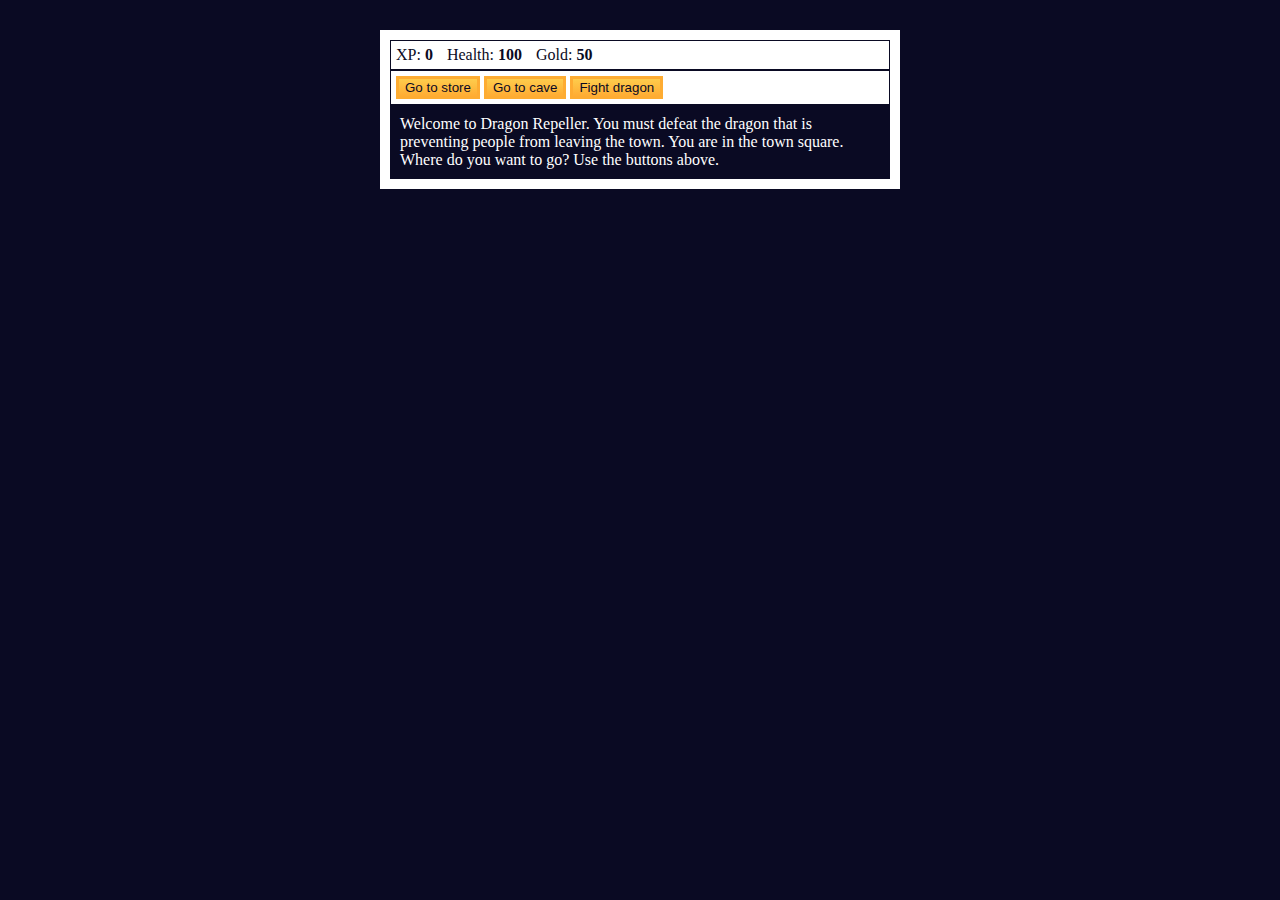
<file: 01_project_RPGDragonRepeller/index.html>
<!DOCTYPE html>
<html lang="en">

<head>

 <meta charset="UTF-8">
 <meta name="viewport" content="width=device-width, initial-scale=1.0">
 <title>RPG - Dragon Repeller</title>
 <link rel="stylesheet" href="style.css">
 <link rel="shortcut icon" href="./img/images.jpg" type="image/x-icon">
</head>

<body class="">
 <div id="game">
  <div id="stats">
   <span class="stat">XP: <strong><span id="xpText">0</strong></span></span>
   <span class="stat">Health: <strong><span id="healthText">100</strong></span></span>
   <span class="stat">Gold: <strong><span id="goldText">50</strong></span></span>
  </div>
  <div id="controls">
   <button id="button1">Go to store</button>
   <button id="button2">Go to cave</button>
   <button id="button3">Fight dragon</button>

  </div>
  <div id="monsterStats">
   <span class="stat">Monster Name: <strong><span id="monsterName"></span></strong></span>
   <span class="stat">Health: <strong><span id="monsterHealth"></span></strong></span>
  </div>
  <div id="text">

   Welcome to Dragon Repeller. You must defeat the dragon that is preventing people from leaving the town. You are in
   the town square. Where do you want to go? Use the buttons above.

  </div>
 </div>
 <script src="app.js"></script>

</body>

</html>
</file>
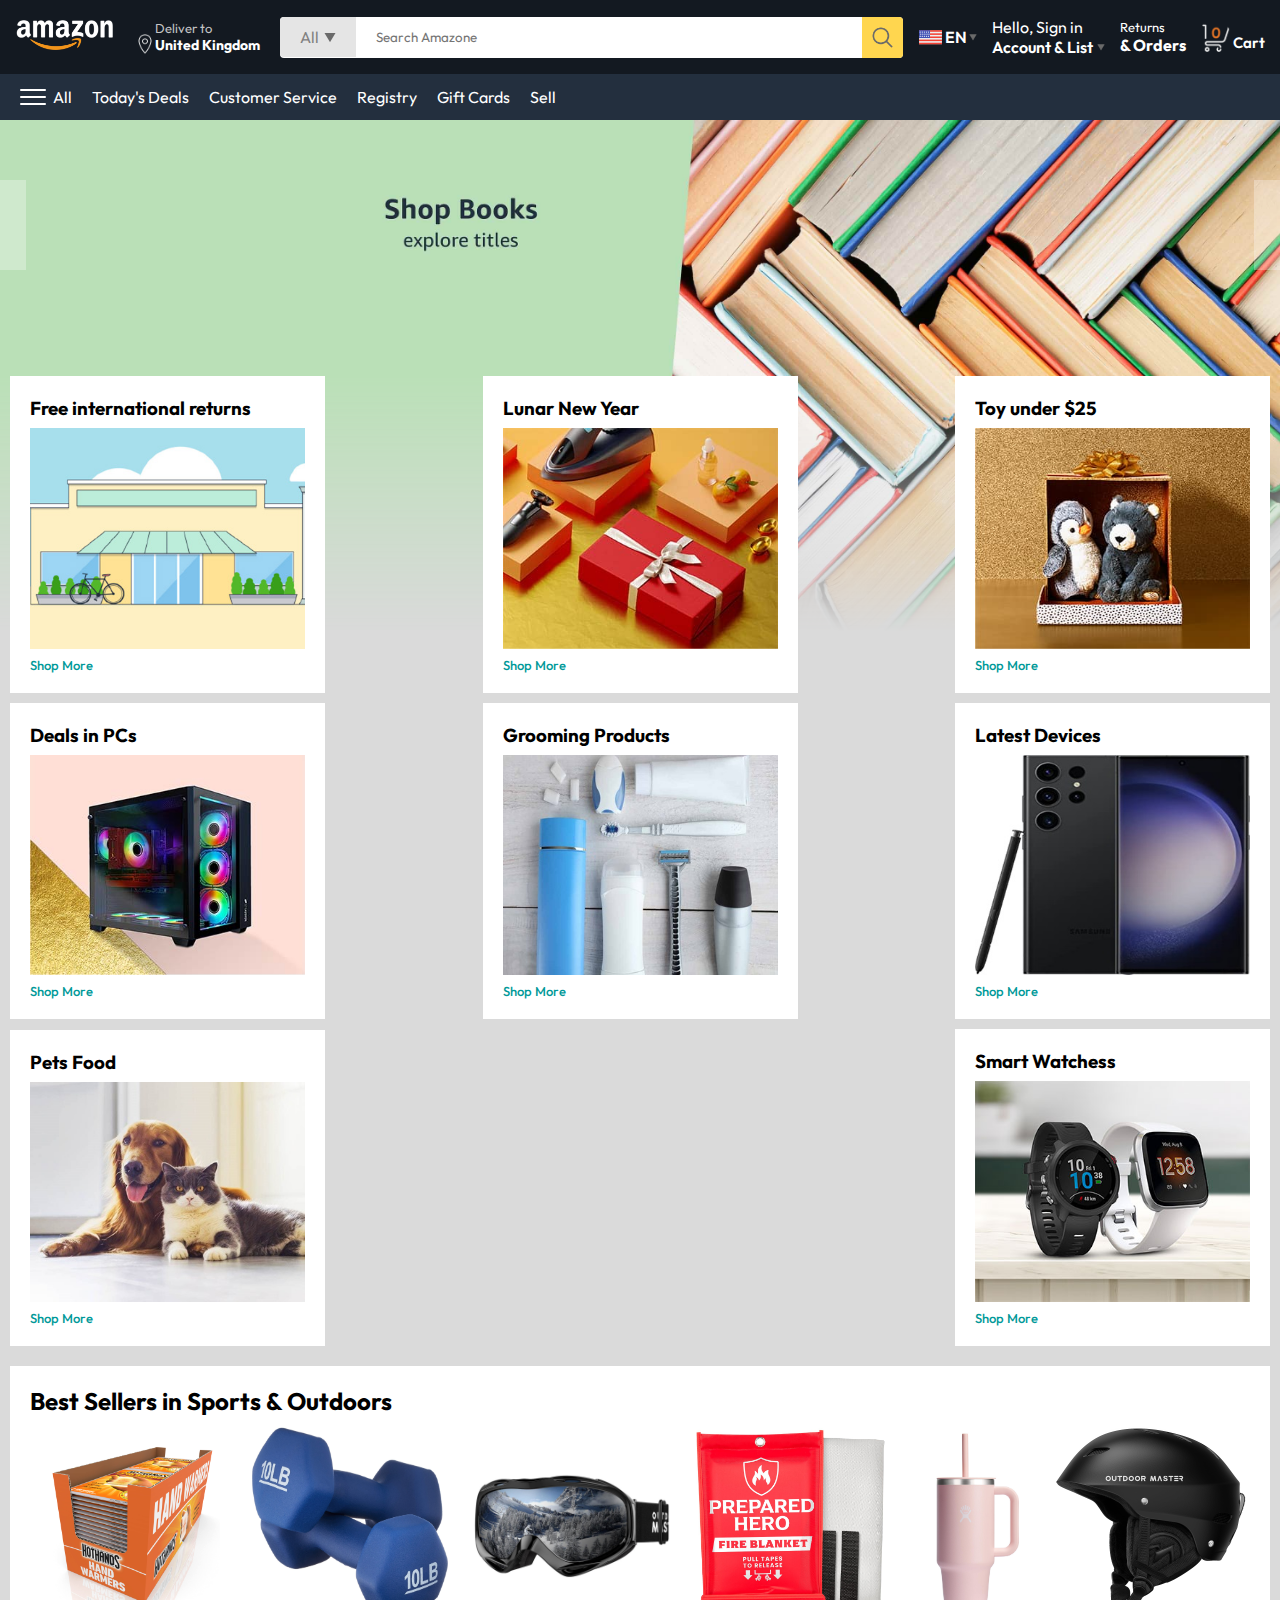
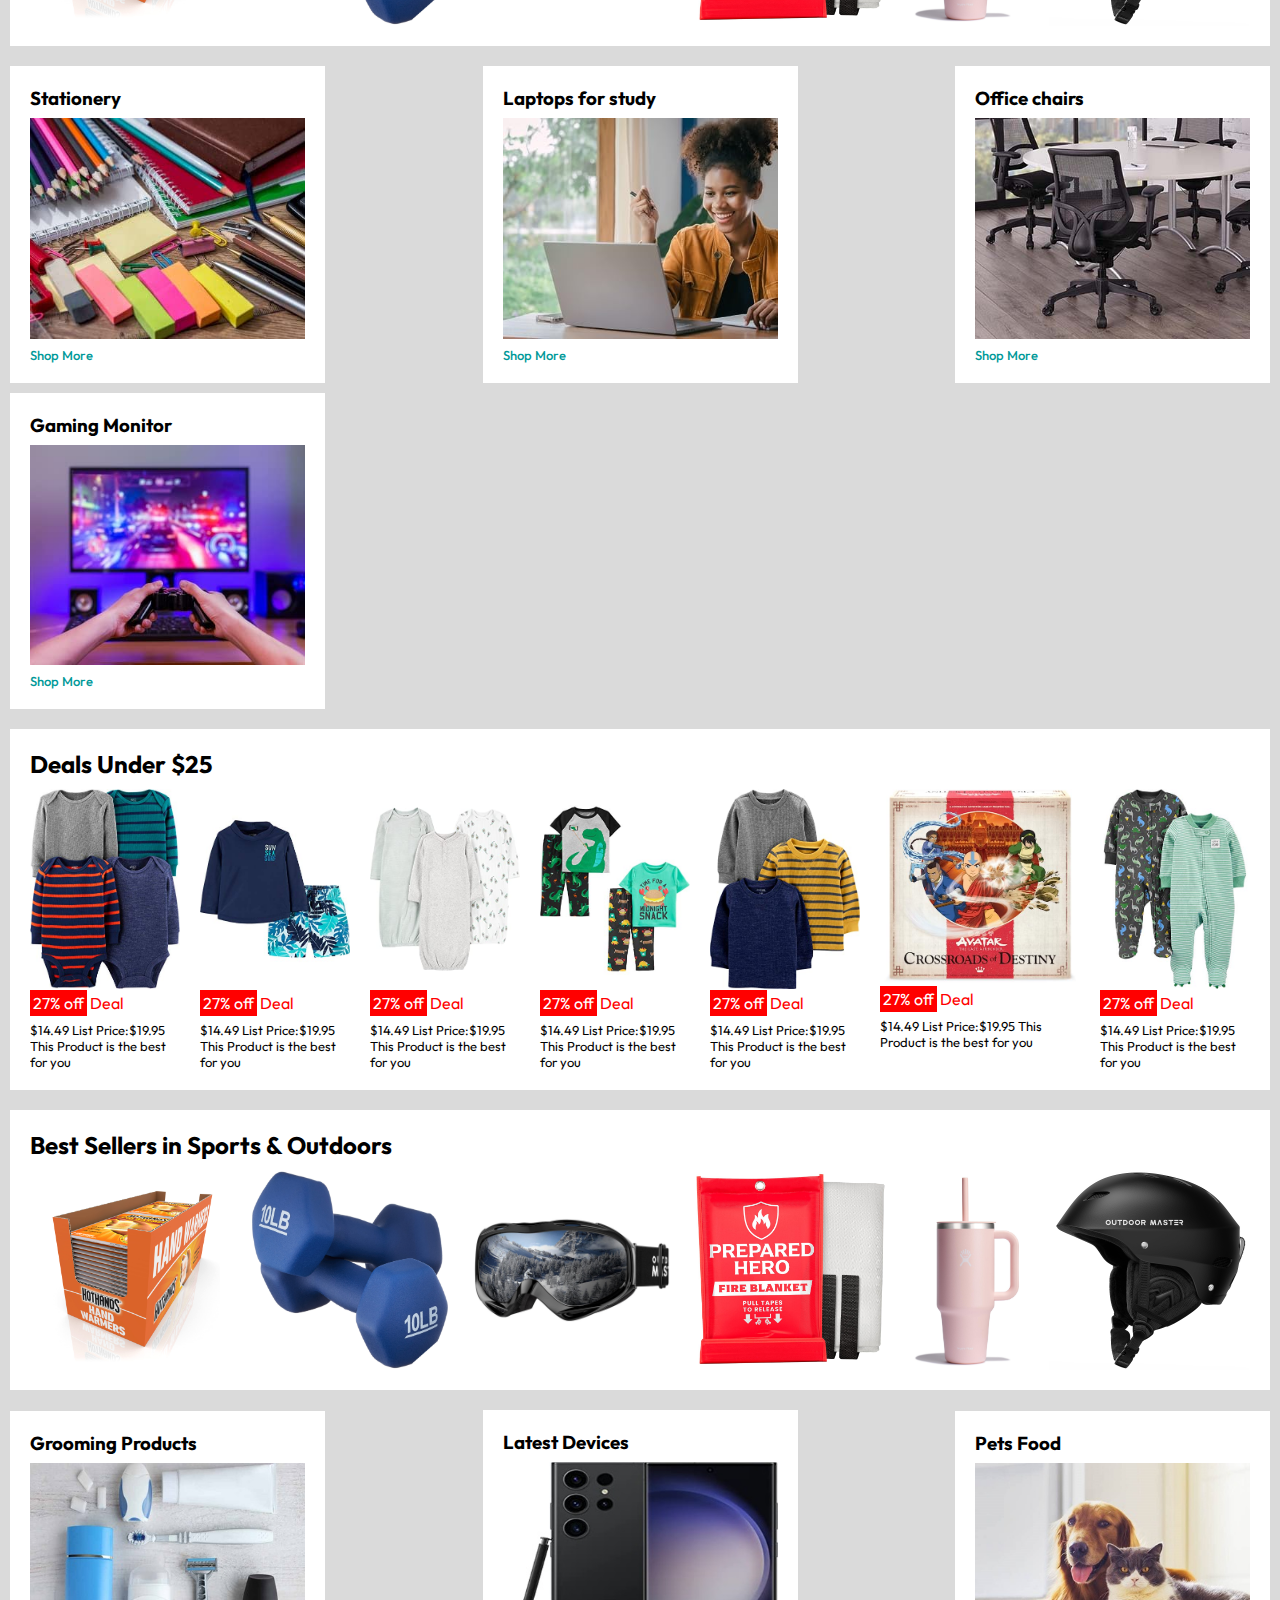
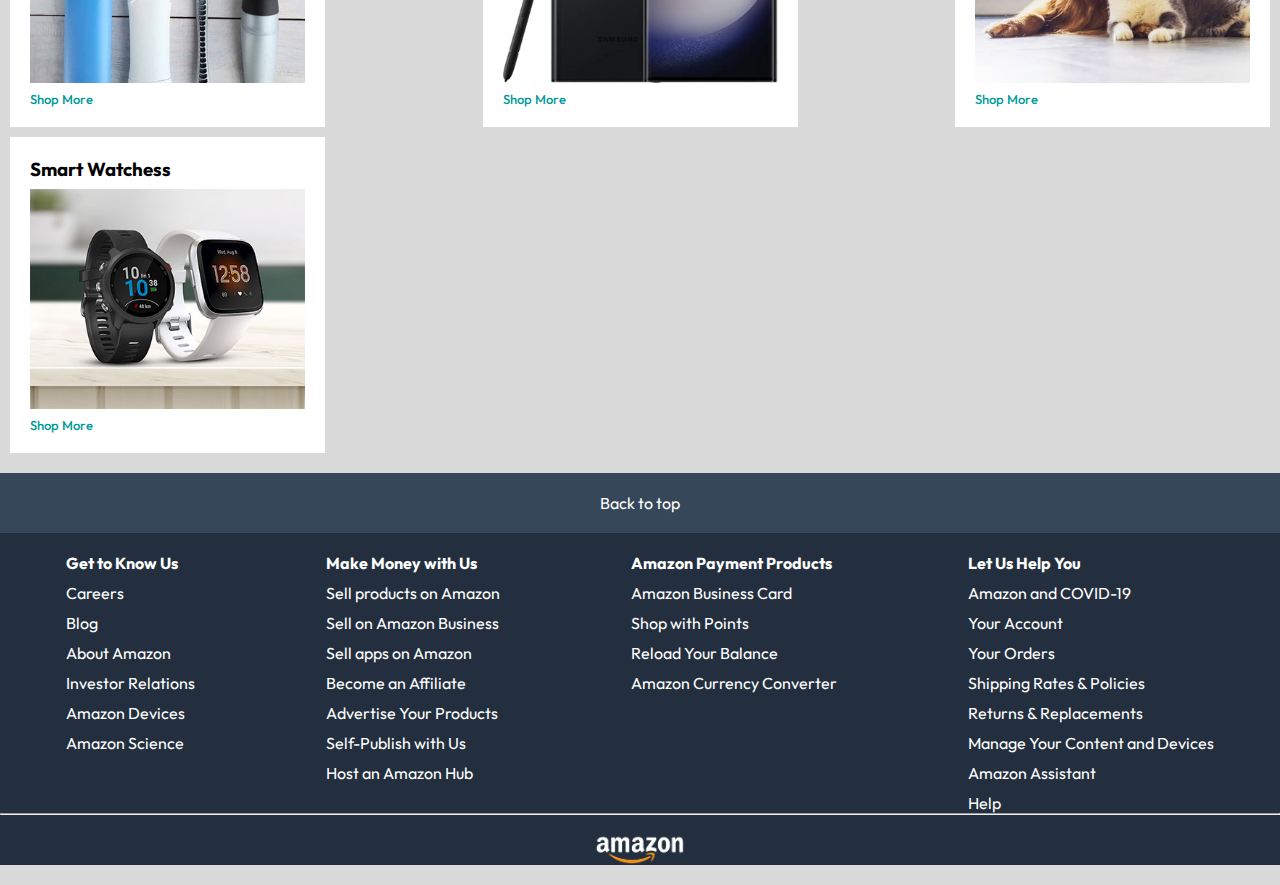
<file: 02_amazone_clone/index.html>
<!DOCTYPE html>
<html lang="en">

<head>
  <meta charset="UTF-8">
  <link rel="shortcut icon"
    href="https://encrypted-tbn0.gstatic.com/images?q=tbn:ANd9GcTSCvxqeCj2pNL95o1Pr5k1FxxJKPk17PZJEw&usqp=CAU"
    type="image/x-icon">
  <meta name="viewport" content="width=device-width, initial-scale=1.0">
  <link rel="stylesheet" href="style.css">
  <title>Amazone Clone</title>
  <link rel="stylesheet" href="https://cdnjs.cloudflare.com/ajax/libs/font-awesome/6.5.1/css/all.min.css"
    integrity="sha512-DTOQO9RWCH3ppGqcWaEA1BIZOC6xxalwEsw9c2QQeAIftl+Vegovlnee1c9QX4TctnWMn13TZye+giMm8e2LwA=="
    crossorigin="anonymous" referrerpolicy="no-referrer" />
</head>

<body>
  <nav>
    <a href="/">
      <img src="./assets/amazon_logo.png" width="100" alt="" class="amazone-logo">
    </a>
    <div class="nav-country">
      <img src="./assets/location_icon.png" height="20" alt="">

      <div>
        <p>Deliver to</p>
        <h1>United Kingdom</h1>
      </div>

    </div>
    <div class="nav-search">

      <div class="nav-search-category">
        <p>All</p>
        <img src="./assets/dropdown_icon.png" height="12" alt="">
      </div>

      <input type="text" class="nav-search-input" placeholder="Search Amazone">
      <img src="./assets/search_icon.png" height="" class="nav-search-icon" alt="">

    </div>
    <div class="nav-language">
      <img src="./assets/us_flag.png" width="25px" alt="">
      <p>EN</p>
      <img src="./assets/dropdown_icon.png" width="8px" alt="">
    </div>
    <div class="nav-sign-in">
      <p>Hello, <a>Sign in</a></p>
      <div class="nav-sign-account">
        <p>Account & List</p>
        <img src="./assets/dropdown_icon.png" width="8px" alt="">
      </div>
    </div>

    <div class="nav-return">
      <p>Returns</p>
      <h4>& Orders</h4>
    </div>
    <div class="nav-cart">
      <img src="./assets/cart_icon.png" width="30" alt="">
      <p>Cart</p>
    </div>
  </nav>

  <div class="nav-mobile-main">

    <div class="nav-mobile">

      <div class="nav-logo">
        <img src="./assets/menu_icon.png" alt="" width="30">
        <img src="./assets/amazon_logo.png" width="50" alt="">
      </div>

      <div class="nav-sign-in">
        <!-- <p>Sign in</p> -->
        <p>Sign in</p>
        <img src="./assets/right-icon.png" width="15" alt="">

        <div class="user">
          <img src="./assets/user-img.png" alt="" class="" width="50">
          <img src="./assets/cart_icon.png" alt="" class="" width="35">
        </div>

      </div>




    </div>

    <div class="nav-search-mobile">


      <input type="text" class="nav-search-input" placeholder="Search Amazone">
      <img src="./assets/search_icon.png" height="" class="nav-search-icon-mobile" alt="">

    </div>


    <div class="nav-delivery-mobile">
      <img src="./assets/location_icon.png" width="30" alt="">
      <p>Deliver to Pakistan</p>
      <img src="./assets/dropdown_icon.png" width="10" alt="">

    </div>

  </div>

  <div class="sub-menu">
    <div class="sub-menu-icon">
      <img src="./assets/menu_icon.png" alt="" width="30">
      <p>All</p>
    </div>
    <p>Today's Deals</p>
    <p>Customer Service</p>
    <p>Registry</p>
    <p>Gift Cards</p>
    <p>Sell</p>
  </div>

  <div class="header-slider">

    <a href="#" class="control-prev"><i class="fa-sharp fa-solid fa-arrow-left"></i></a>
    <a href="#" class="control-next"><i class="fa-solid fa-arrow-right"></i></a>

    <ul>
      <img src="./assets/header1.jpg" class="header-img" alt="">
      <img src="./assets/header2.jpg" class="header-img" alt="">
      <img src="./assets/header3.jpg" class="header-img" alt="">
      <img src="./assets/header4.jpg" class="header-img" alt="">
      <img src="./assets/header5.jpg" class="header-img" alt="">
      <img src="./assets/header6.jpg" class="header-img" alt="">
    </ul>

  </div>


  <div class="container-box header-box">
    <div class="box">
      <h3>Free international returns</h3>
      <img src="./assets/box1-1.jpg" alt="">
      <a href="">Shop More</a>
    </div>
    <div class="box">
      <h3>Lunar New Year</h3>
      <img src="./assets/box1-2.jpg" alt="">
      <a href="">Shop More</a>
    </div>
    <div class="box">
      <h3>Toy under $25</h3>
      <img src="./assets/box1-3.jpg" alt="">
      <a href="">Shop More</a>
    </div>
    <div class="box">
      <h3>Deals in PCs</h3>
      <img src="./assets/box1-4.jpg" alt="">
      <a href="">Shop More</a>
    </div>



    <div class="box">
      <h3>Grooming Products</h3>
      <img src="./assets/box2-1.jpg" alt="">
      <a href="">Shop More</a>
    </div>
    <div class="box">
      <h3>Latest Devices</h3>
      <img src="./assets/box2-2.jpg" alt="">
      <a href="">Shop More</a>
    </div>
    <div class="box">
      <h3>Pets Food</h3>
      <img src="./assets/box2-3.jpg" alt="">
      <a href="">Shop More</a>
    </div>
    <div class="box">
      <h3>Smart Watchess</h3>
      <img src="./assets/box2-4.jpg" alt="">
      <a href="">Shop More</a>
    </div>
  </div>



  <div class="product-slider">
    <h2>Best Sellers in Sports & Outdoors</h2>
    <div class="products">
      <img src="./assets/product1-1.jpg" alt="">
      <img src="./assets/product1-2.jpg" alt="">
      <img src="./assets/product1-3.jpg" alt="">
      <img src="./assets/product1-4.jpg" alt="">
      <img src="./assets/product1-5.jpg" alt="">
      <img src="./assets/product1-6.jpg" alt="">
      <img src="./assets/product1-7.jpg" alt="">
      <img src="./assets/product1-8.jpg" alt="">
      <img src="./assets/product1-9.jpg" alt="">
      <img src="./assets/product1-10.jpg" alt="">
    </div>
  </div>

  <div class="container-box2 header-box">
    <div class="box">
      <h3>Stationery</h3>
      <img src="./assets/box3-1.jpg" alt="">
      <a href="">Shop More</a>
    </div>
    <div class="box">
      <h3>Laptops for study</h3>
      <img src="./assets/box3-2.jpg" alt="">
      <a href="">Shop More</a>
    </div>
    <div class="box">
      <h3>Office chairs</h3>
      <img src="./assets/box3-3.jpg" alt="">
      <a href="">Shop More</a>
    </div>
    <div class="box">
      <h3>Gaming Monitor</h3>
      <img src="./assets/box3-4.jpg" alt="">
      <a href="">Shop More</a>
    </div>



    <!-- <div class="box">
      <h3>Grooming Products</h3>
      <img src="./assets/box2-1.jpg" alt="">
      <a href="">Shop More</a>
    </div>
    <div class="box">
      <h3>Latest Devices</h3>
      <img src="./assets/box2-2.jpg" alt="">
      <a href="">Shop More</a>
    </div>
    <div class="box">
      <h3>Pets Food</h3>
      <img src="./assets/box2-3.jpg" alt="">
      <a href="">Shop More</a>
    </div>
    <div class="box">
      <h3>Smart Watchess</h3>
      <img src="./assets/box2-4.jpg" alt="">
      <a href="">Shop More</a>
    </div> -->
  </div>



  <div class="product-slider">
    <h2>Deals Under $25</h2>
    <div class="products">

      <div>
        <img src="./assets/product2-1.jpg" alt="">
        <span class="discount-text">27% off</span>
        <span class="deal">Deal</span>
        <p class="deal-text">$14.49 List Price:$19.95 This Product is the best for you</p>
      </div>

      <div>
        <img src="./assets/product2-2.jpg" alt="">
        <span class="discount-text">27% off</span>
        <span class="deal">Deal</span>
        <p class="deal-text">$14.49 List Price:$19.95 This Product is the best for you</p>
      </div>
      <div>
        <img src="./assets/product2-3.jpg" alt="">
        <span class="discount-text">27% off</span>
        <span class="deal">Deal</span>
        <p class="deal-text">$14.49 List Price:$19.95 This Product is the best for you</p>
      </div>
      <div>
        <img src="./assets/product2-4.jpg" alt="">
        <span class="discount-text">27% off</span>
        <span class="deal">Deal</span>
        <p class="deal-text">$14.49 List Price:$19.95 This Product is the best for you</p>
      </div>
      <div>
        <img src="./assets/product2-5.jpg" alt="">
        <span class="discount-text">27% off</span>
        <span class="deal">Deal</span>
        <p class="deal-text">$14.49 List Price:$19.95 This Product is the best for you</p>
      </div>
      <div>
        <img src="./assets/product2-6.jpg" alt="">
        <span class="discount-text">27% off</span>
        <span class="deal">Deal</span>
        <p class="deal-text">$14.49 List Price:$19.95 This Product is the best for you</p>
      </div>
      <div>
        <img src="./assets/product2-7.jpg" alt="">
        <span class="discount-text">27% off</span>
        <span class="deal">Deal</span>
        <p class="deal-text">$14.49 List Price:$19.95 This Product is the best for you</p>
      </div>
      <div>
        <img src="./assets/product2-8.jpg" alt="">
        <span class="discount-text">27% off</span>
        <span class="deal">Deal</span>
        <p class="deal-text">$14.49 List Price:$19.95 This Product is the best for you</p>
      </div>
      <div>

        <img src="./assets/product2-9.jpg" alt="">
        <span class="discount-text">27% off</span>
        <span class="deal">Deal</span>
        <p class="deal-text">$14.49 List Price:$19.95 This Product is the best for you</p>
      </div>
      <div>

        <img src="./assets/product2-10.jpg" alt="">
        <span class="discount-text">27% off</span>
        <span class="deal">Deal</span>
        <p class="deal-text">$14.49 List Price:$19.95 This Product is the best for you</p>
      </div>
      <div>


        <img src="./assets/product2-11.jpg" alt="">
        <span class="discount-text">27% off</span>
        <span class="deal">Deal</span>
        <p class="deal-text">$14.49 List Price:$19.95 This Product is the best for you</p>
      </div>
      <div>
        <img src="./assets/product2-12.jpg" alt="">
        <span class="discount-text">27% off</span>
        <span class="deal">Deal</span>
        <p class="deal-text">$14.49 List Price:$19.95 This Product is the best for you</p>
      </div>

    </div>
  </div>

  <div class="product-slider">
    <h2>Best Sellers in Sports & Outdoors</h2>
    <div class="products">
      <img src="./assets/product1-1.jpg" alt="">
      <img src="./assets/product1-2.jpg" alt="">
      <img src="./assets/product1-3.jpg" alt="">
      <img src="./assets/product1-4.jpg" alt="">
      <img src="./assets/product1-5.jpg" alt="">
      <img src="./assets/product1-6.jpg" alt="">
      <img src="./assets/product1-7.jpg" alt="">
      <img src="./assets/product1-8.jpg" alt="">
      <img src="./assets/product1-9.jpg" alt="">
      <img src="./assets/product1-10.jpg" alt="">
    </div>
  </div>


  <div class="container-box2 header-box">



    <div class="box">
      <h3>Grooming Products</h3>
      <img src="./assets/box2-1.jpg" alt="">
      <a href="">Shop More</a>
    </div>
    <div class="box">
      <h3>Latest Devices</h3>
      <img src="./assets/box2-2.jpg" alt="">
      <a href="">Shop More</a>
    </div>
    <div class="box">
      <h3>Pets Food</h3>
      <img src="./assets/box2-3.jpg" alt="">
      <a href="">Shop More</a>
    </div>
    <div class="box">
      <h3>Smart Watchess</h3>
      <img src="./assets/box2-4.jpg" alt="">
      <a href="">Shop More</a>
    </div>
  </div>


  <footer>
    <div class="footer-btn">
      <a href="#">Back to top</a>
    </div>
    <div class="footer-main">

      <div class="footer-text">
        <h4>Get to Know Us</h4>
        <p>
          Careers

        </p>
        <p>

          Blog
        </p>
        <p>

          About Amazon
        </p>
        <p>

          Investor Relations
        </p>
        <p>

          Amazon Devices
        </p>
        <p>

          Amazon Science
        </p>


      </div>


      <div class="footer-text">
        <h4>Make Money with Us</h4>
        <p>
          Sell products on Amazon

        </p>
        <p>

          Sell on Amazon Business
        </p>
        <p>

          Sell apps on Amazon
        </p>
        <p>

          Become an Affiliate
        </p>
        <p>

          Advertise Your Products
        </p>
        <p>

          Self-Publish with Us
        </p>

        <p>

          Host an Amazon Hub
        </p>


      </div>


      <div class="footer-text hide">
        <h4>
          Amazon Payment Products</h4>
        <p>
          Amazon Business Card

        </p>
        <p>

          Shop with Points
        </p>
        <p>

          Reload Your Balance
        </p>
        <p>

          Amazon Currency Converter
        </p>


      </div>



      <div class="footer-text hide">
        <h4>
          Let Us Help You</h4>
        <p>
          Amazon and COVID-19
        </p>
        <p>
          Your Account
        </p>
        <p>

          Your Orders
        </p>
        <p>

          Shipping Rates & Policies
        </p>
        <p>

          Returns & Replacements
        </p>
        <p>

          Manage Your Content and Devices
        </p>

        <p>
          Amazon Assistant
        </p>
        <p>
          Help
        </p>

      </div>
    </div>
    <hr />
    <img src="./assets/amazon_logo.png" alt="" width="">
  </footer>
  <script src="app.js"></script>

</body>

</html>
</file>
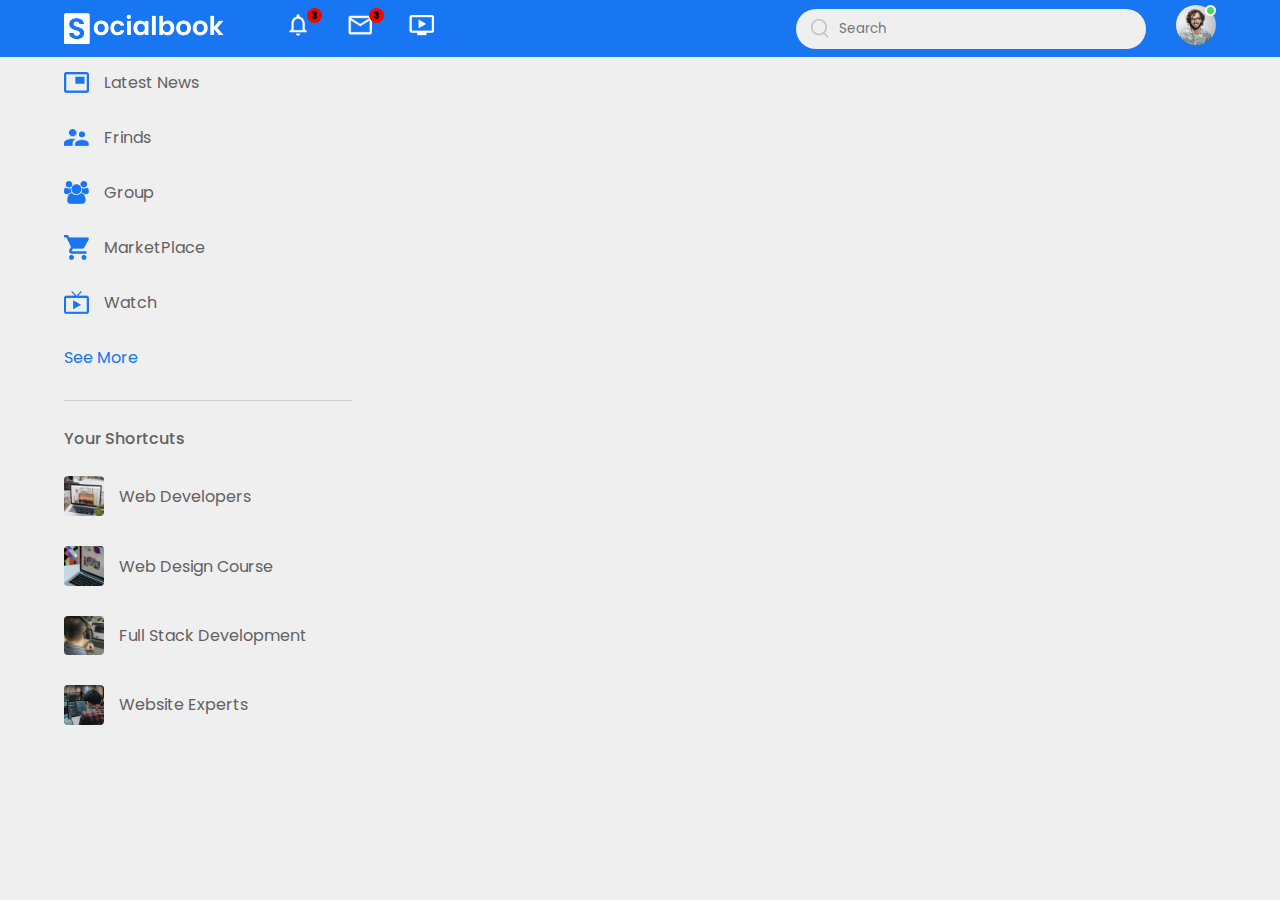
<file: 03_facebook_clone/index.html>
<!DOCTYPE html>
<html lang="en">

<head>
 <meta charset="UTF-8">
 <meta name="viewport" content="width=device-width, initial-scale=1.0">
 <title>SocialBook - Umair Abbasi</title>
 <link rel="stylesheet" href="style.css">
</head>

<body>
 <nav>

  <div class="nav-left">
   <img src="./images/logo.png" class="logo ">
   <ul>
    <li class="online"><img src="./images/notification.png" alt=""></li>
    <li class="online"><img src="./images/inbox.png" alt=""></li>
    <li><img src="./images/video.png" alt=""></li>
   </ul>
  </div>
  <div class="nav-right">
   <div class="search-box ">
    <img src="./images/search.png" alt="">
    <input type="text" placeholder="Search">
   </div>
   <div class="nav-user-icon online">

    <img src="./images/profile-pic.png" alt="">
   </div>
  </div>

 </nav>

 <div class="container">
  <!-- left-sidebar -->
  <div class="left-sidebar">
   <div class="imp-links">
    <a href="#"><img src="./images/news.png" alt=""> Latest News</a>
    <a href="#"><img src="./images/friends.png" alt=""> Frinds</a>
    <a href="#"><img src="./images/group.png" alt=""> Group</a>
    <a href="#"><img src="./images/marketplace.png" alt=""> MarketPlace</a>
    <a href="#"><img src="./images/watch.png" alt=""> Watch</a>
    <a href="#">See More</a>
   </div>
   <div class="shortcut-links">
    <p>Your Shortcuts</p>
    <a href="#"><img src="./images/shortcut-1.png" alt=""> Web Developers</a>
    <a href="#"><img src="./images/shortcut-2.png" alt=""> Web Design Course</a>
    <a href="#"><img src="./images/shortcut-3.png" alt=""> Full Stack Development</a>
    <a href="#"><img src="./images/shortcut-4.png" alt=""> Website Experts</a>
   </div>
  </div>
  <!-- main-content -->
  <div class="main-content"></div>
  <!-- right-sidebar -->
  <div class="right-sidebar"></div>
 </div>
</body>

</html>
</file>
<file: 01_project_RPGDragonRepeller/style.css>
body{
 background-color:#0a0a23
}
#text{
 background: #0a0a23;
 color: #ffffff;
 padding: 10px;
}

#game{
 background-color: #ffffff;
color: #ffffff;
max-width:500px;
max-height:400px;
margin-top: 30px;
margin-bottom: 0px;
margin-left: auto;;
margin-right: auto;
padding: 10px;
}

#controls,#stats{
  border: 1px solid #0a0a23;
  color: #0a0a23;
  padding: 5px;
 }
 
 #monsterStats {
  border: 1px solid #0a0a23;
  padding: 5px;
 color: #ffffff;
 background-color: #c70d0d ;
 display: none;
}

.stat{
 padding-right: 10px;
}

button{
 cursor: pointer;
 color: #0a0a23;
 background-color: #feac32;
 border: 3px solid #feac32;
 background-image: linear-gradient(#fecc4c, #ffac33);
}
</file>
<file: 02_amazone_clone/style.css>
@import url("https://fonts.googleapis.com/css2?family=Outfit:wght@100..900&display=swap");

* {
  padding: 0;
  margin: 0;
  box-sizing: border-box;
  font-family: outfit;
}

body {
  background-color: #dadada;
}

a {
  text-decoration: none;
  color: inherit;
}

nav {
  display: flex;
  align-items: center;
  justify-content: space-between;
  background-color: #131921;
  padding: 15px 15px;
  color: #fff;
  width: 100% !important;
}
.amazone-logo {
  /* background-color: red; */
  /* align-self: center !important; */
  /* margin-top: 9px; */
}

.nav-country {
  display: flex;
  align-items: end;
  margin-left: 15px;
  font-size: 13px;
  color: #c4c4c4;
  padding: 5px;
}

.nav-country h1 {
  color: #fff;
  font-size: 14px;
}

.nav-search {
  flex: 1;
  display: flex;
  align-items: center;
  background-color: #fff;
  color: gray;
  max-width: 1000px;
  border-radius: 4px;
  margin-left: 15px;
}

.nav-search-category {
  display: flex;
  align-items: center;
  padding: 10px 20px;
  gap: 5px;
  background-color: #e5e5e5;
  border-radius: 4px 0 0 4px;
}
.nav-search-input {
  border: none;
  outline: none;
  padding-left: 20px;
  width: 100%;
}

.nav-search-icon {
  max-width: 41px;
  padding: 8px;
  background-color: #ffd64f;
  border-radius: 0 4px 4px 0;
}

.nav-language {
  display: flex;
  align-items: center;
  gap: 2px;
  font-weight: 600;
  margin-left: 15px;
}

.nav-sign-in {
  margin-left: 15px;
}

.nav-sign-in > a {
  font-size: 13px;
  color: #fff;
}
.nav-sign-account {
  display: flex;
  align-items: center;
  gap: 4px;
  font-weight: 600;
}
.nav-return {
  margin-left: 15px;
}
.nav-return p {
  font-size: 13px;
}

.nav-return h4 {
  font-size: 16px;
}

.nav-cart {
  display: flex;
  align-items: end;
  gap: 2px;
  margin-left: 15px;
}
.nav-cart p {
  font-weight: 600;
  font-size: 15px;
}

@media only screen and (max-width: 1120px) {
  body {
    /* background-color: red; */
  }
  nav {
    display: none;
  }
}

@media only screen and (min-width: 1120px) {
  body {
    /* background-color: red; */
  }
  .nav-mobile-main {
    display: none;
  }
}

@media only screen and (max-width: 1120px) {
  body {
    /* background-color: red; */
  }

  /* .nav-mobile-main{
      display: none;
    } */
  .nav-mobile {
    background-color: #131921;
    display: flex;
    justify-content: space-between;
    align-items: center;
  }
  .nav-logo {
    display: flex;
    align-items: center;
    gap: 8px;
    margin: 4px;
  }
  .nav-sign-in {
    display: flex;
    align-items: center;
    gap: 3px;
  }

  .nav-sign-in p {
    color: #fff;
  }

  .user {
    display: flex;
    align-items: center;
    justify-content: space-evenly;
  }

  .nav-search-mobile {
    display: flex;
    /* margin: 5px; */
  }
  .nav-search-mobile {
    background-color: #222f3d;
    padding: 10px;
    /* background-color: red; */
  }

  .nav-search-input {
    border: none;
    outline: none;
    padding: 10px;
    width: 100%;
    border-radius: 4px;
    /* background-color: red; */
    display: flex !important;
  }

  .nav-search-icon-mobile {
    max-width: 41px;
    padding: 8px;
    background-color: #ffd64f;
    border-radius: 0 4px 4px 0;
    /* border-radius: 4px; */
    /* padding: 10px 20px; */
  }

  .nav-delivery-mobile {
    display: flex;
    align-items: center;
    gap: 3px;
    background-color: #222f3d;
    color: white;
    padding: 5px;
    /* background-color: #e5e5e5; */
  }
}

/* ___________ */

.sub-menu {
  display: flex;
  align-items: center;
  background-color: #232f3e;
  color: #fff;
  gap: 20px;

  padding: 8px;
}

.sub-menu-icon {
  display: flex;
  align-items: center;
  color: #fff;
  gap: 5px;
  margin-left: 10px;
}

@media only screen and (max-width: 1120px) {
  .sub-menu {
    display: none;
  }
}

/* _________ */

.header-slider ul {
  display: flex;
  overflow-y: hidden;
}

.header-img {
  max-width: 100%;
  mask-image: linear-gradient(to bottom, #000000 50%, transparent 100%);
}

.header-slider a {
  position: absolute;
  top: 20%;
  z-index: 1;
  padding: 5vh 1vw;
  background-color: #ffffff4f;
  color: #0000007b;
  text-decoration: none;
  font-weight: 600;
  font-size: 18px;
  cursor: pointer;
}

@media only screen and (max-width: 600px) {
  .header-slider a {
    top: 28%;
    padding: 2vh 1vw;
    /* font-size: 10px; */
  }
}

.control-next {
  right: 0;
}

.container-box {
  display: flex;
  justify-content: space-between;
  align-items: center;
  flex-wrap: wrap;

  gap: 10px;
  margin: 10px;

  margin-top: -20vw;
}

@media screen and (max-width: 500px) {
  .container-box {
    margin-top: -10vw;
  }
}

.container-box2 {
  display: flex;
  justify-content: space-between;
  align-items: center;
  flex-wrap: wrap;

  gap: 10px;
  margin: 10px;

  /* margin-top: -20vw;  */
}
.box {
  display: flex;
  flex-direction: column;
  background-color: #fff;
  padding: 20px;
  z-index: 1;
}

.box a {
  color: #009999;
  margin-top: 8px;
  font-weight: 500;
  font-size: 13px;
}

.box h3 {
  margin-bottom: 8px;
}

.box img {
  width: 275px;
}

@media only screen and (max-width: 500px) {
  .box img {
    width: 100%;
  }
}

/* _____ */

.product-slider {
  background-color: #fff;
  margin: 20px 10px;
  padding: 20px;
}

.product-slider .products {
  display: flex;
  gap: 20px;
  margin-top: 10px;
  overflow-x: auto;
}

.product-slider .products img {
  max-width: 200px;
  max-height: 200px;
}

.product-slider .products::-webkit-scrollbar {
  display: none;
}

.discount-text {
  background-color: red;
  color: white;
  padding: 3px;
  /* margin-top: 2rem; */
}

.deal {
  color: red;
}

.deal-text {
  font-size: 13px;
  margin-top: 9px;
}

.footer-btn {
  background-color: #37475a;
  padding: 20px;
  margin-top: 20px;
  color: #fff;
  text-align: center;
}
footer {
  background-color: #232f3e;
}
.footer-main {
  display: flex;
  justify-content: space-around;
  align-items: flex-start;
  background-color: #232f3e;
  color: #fff;
  flex-wrap: wrap;
}

@media only screen and (max-width: 500px) {
  .footer-main {
    /* background-color: red !important; */
    /* display: none; */
    /* display: flex;
    flex-direction: column;
    margin-left: 150px; */
    /* flex-wrap: wrap; */
  }

  .hide {
    display: none;
  }
  hr {
    margin-top: 20px;
  }
}

.footer-main h4 {
  /* background-color: red; */
  margin-top: 20px;
}

.footer-main p {
  /* background-color: red; */
  cursor: pointer;
  margin-top: 10px;
}

.footer-main p:hover {
  text-decoration: underline;
}

hr {
  height: 2px;
  /* color: white; */
  background-color: white;
  margin-bottom: 10px;
}

footer img {
  /* margin: auto; */
  width: 90px;
  margin: 20px auto;

  display: block;
}
</file>
<file: 03_facebook_clone/style.css>
@import url("https://fonts.googleapis.com/css2?family=Poppins&display=swap");

* {
  padding: 0;
  margin: 0;
  box-sizing: border-box;
  font-family: "poppins", "sans-serif";
}
body {
  background: #efefef;
}

nav {
  display: flex;
  align-items: center;
  justify-content: space-between;
  background: #1876f2;
  padding: 5px 5%;
  position: sticky;
  top: 0;
  z-index: 100;
}
.logo {
  width: 160px;
  margin-right: 45px;
}
.nav-left {
  display: flex;
  align-items: center;
}
.nav-left ul li {
  display: inline-block;
  list-style: none;
}
.nav-left ul li img {
  width: 28px;
  margin: 0px 15px;
}

/* nav-right */

.nav-right {
  display: flex;
  align-items: center;
  /* gap: 30px; */
}
.search-box {
  display: flex;
  align-items: center;
  background: #efefef;
  width: 350px;
  border-radius: 20px;
  padding: 0 15px;
}
.search-box img {
  width: 18px;
}
.search-box input {
  width: 100%;
  outline: none;
  border: none;
  background: transparent;
  padding: 10px;
}

.nav-user-icon img {
  width: 40px;
  border-radius: 50%;
  cursor: pointer;
}
.nav-user-icon {
  margin-left: 30px;
}

.online {
  position: relative;
}
.online::after {
  content: "";
  width: 7px;
  height: 7px;
  border-radius: 50%;
  border: 2px solid #fff;
  background: #41db51;
  position: absolute;
  top: 0;
  right: 0;
}

.nav-left .online::after {
  content: "3";
  width: 15px;
  height: 15px;
  border: 0;
  font-size: 10px;
  background: red;
  text-align: center;
  right: 5px;
  top: -3px;
  font-weight: 900;
}
/* Hero section */
.container {
  display: flex;
  justify-content: space-between;
  padding: 13px 5%;
}
.left-sidebar {
  flex-basis: 25%;

  position: sticky;
  top: 70px;
  align-self: flex-start;
}
.imp-links a,
.shortcut-links a {
  text-decoration: none;
  display: flex;
  align-items: center;
  margin-bottom: 30px;
  color: #626262;
  width: fit-content;
}
.imp-links a img {
  width: 25px;
  margin-right: 15px;
}
.imp-links a:last-child {
  color: #1876f2;
}
.imp-links {
  border-bottom: 1px solid #ccc;
}
.main-content {
  flex-basis: 47%;
}
.right-sidebar {
  flex-basis: 25%;

  position: sticky;
  top: 70px;
  align-self: flex-start;
}

.shortcut-links p{
  margin: 25px 0;
  color: #626262;
  font-weight: 500;
}
.shortcut-links a img{
  width: 40px;
  border-radius: 4px;
  margin-right: 15px;
}
/* media query for home page */

@media only screen and (max-width: 900px) {
  .nav-left .online::after {
    right: 0;
    width: 10px;
    height: 10px;
    font-size: 8px;
  }
  nav {
    flex-wrap: wrap;
  }
  .search-box {
    display: none;
  }
  .logo {
    width: 110px;
    margin-right: 20px;
  }
  .nav-left ul li img {
    width: 20px;
    margin: 0 8px;
  }
  .nav-user-icon img {
    width: 30px;
  }
  .nav-user-icon {
    margin-left: 0;
  }
}
</file>
